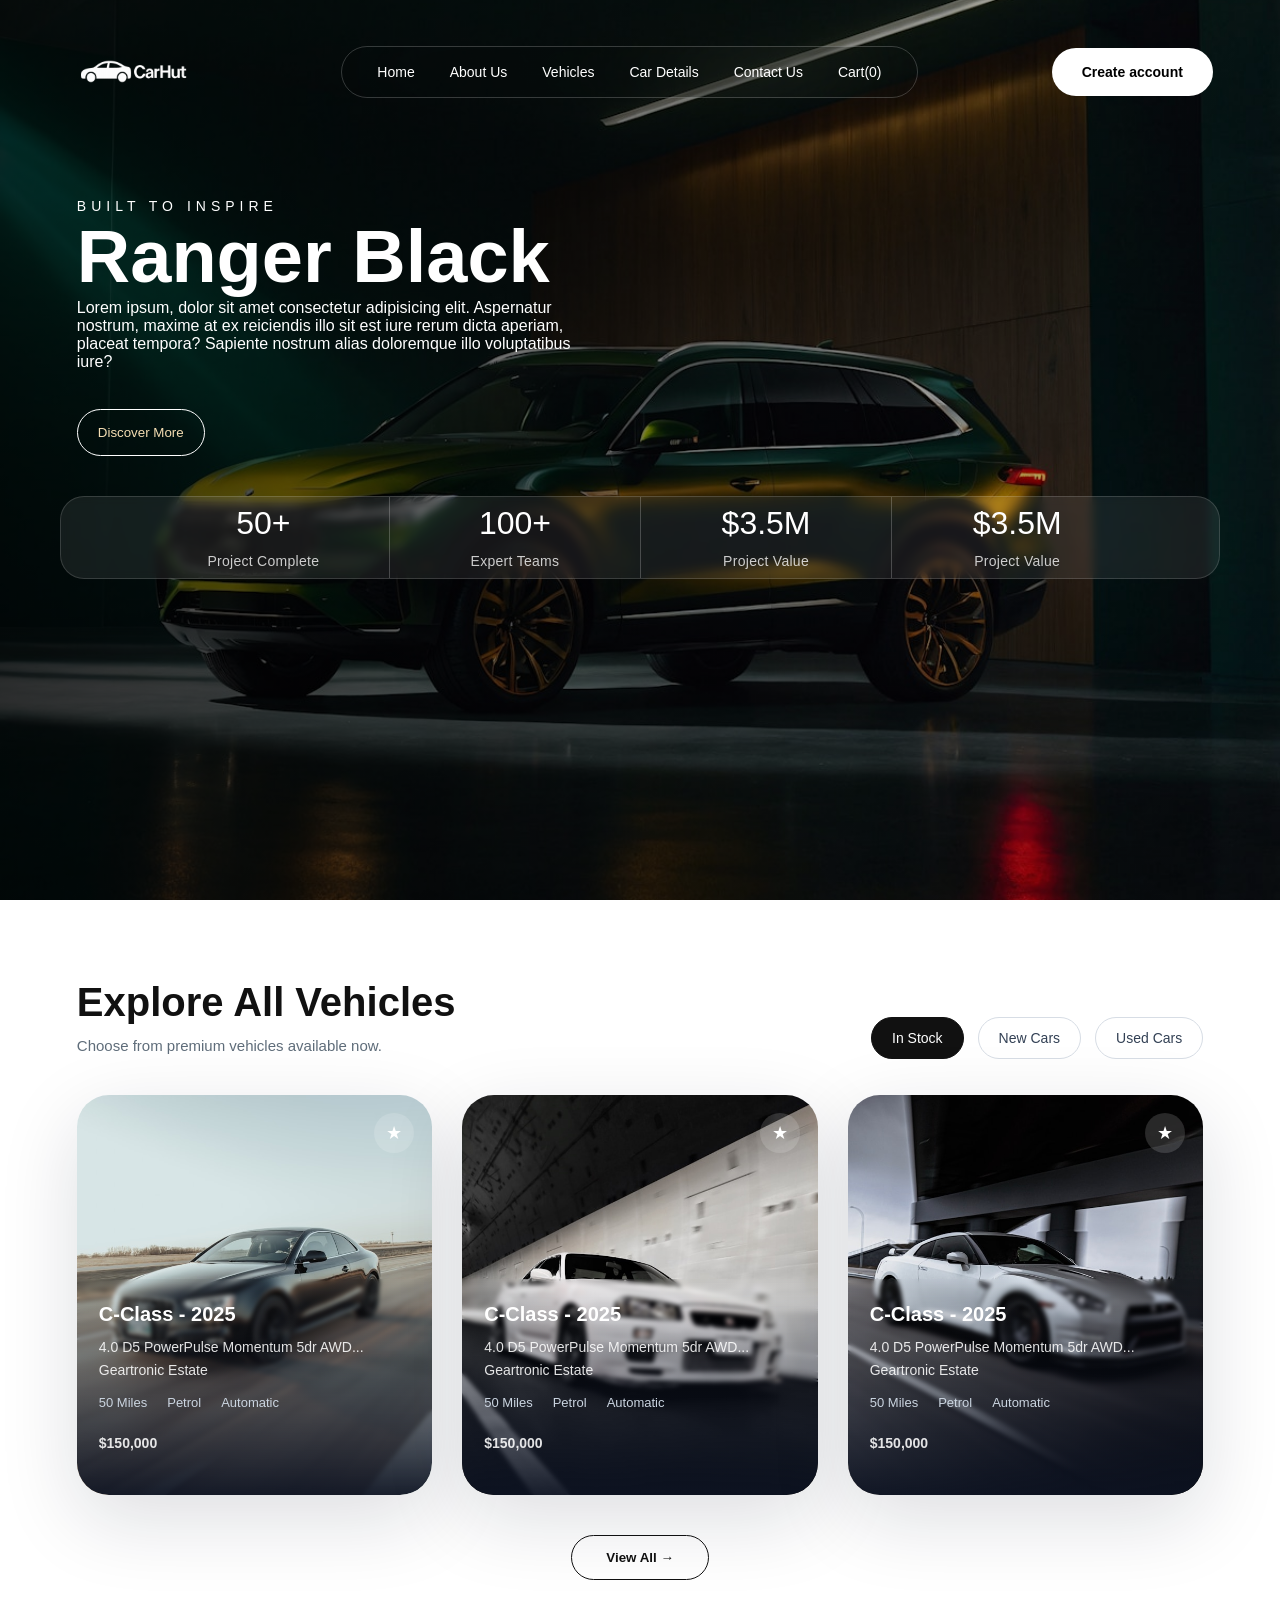
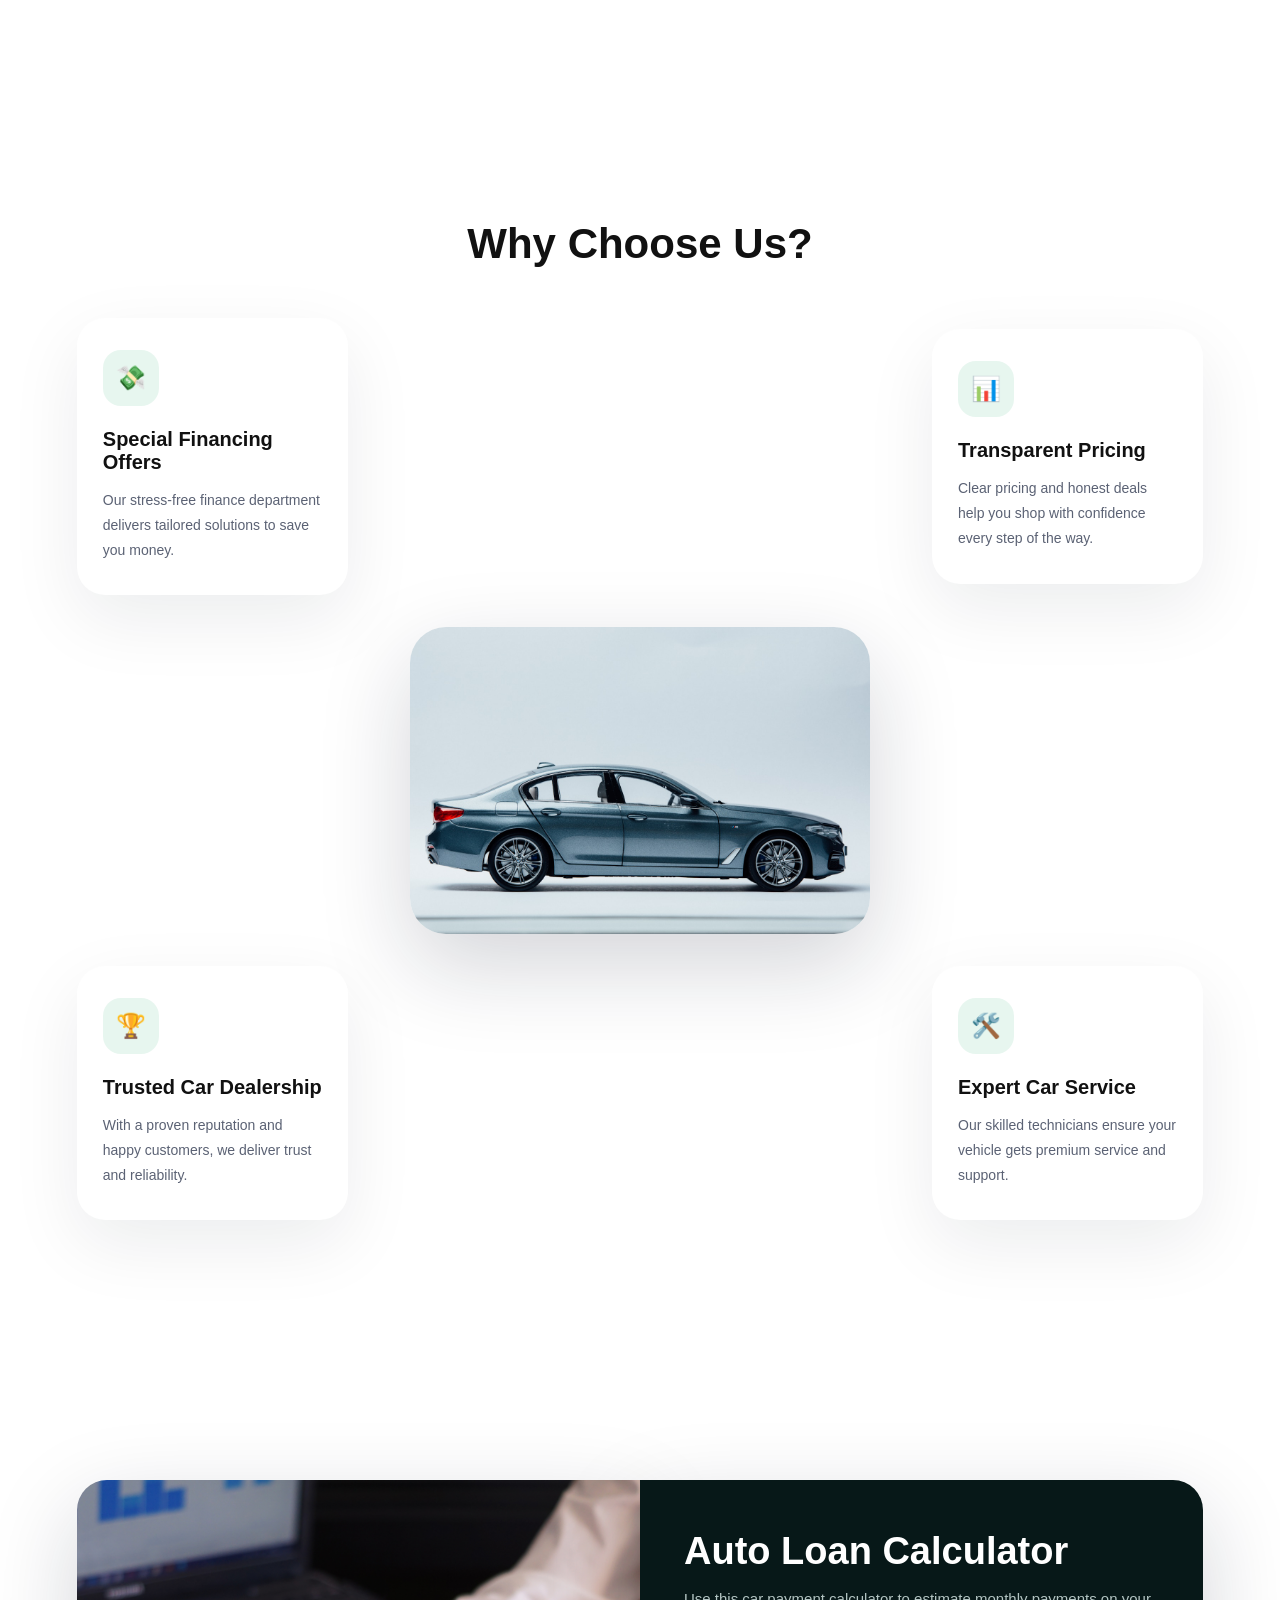
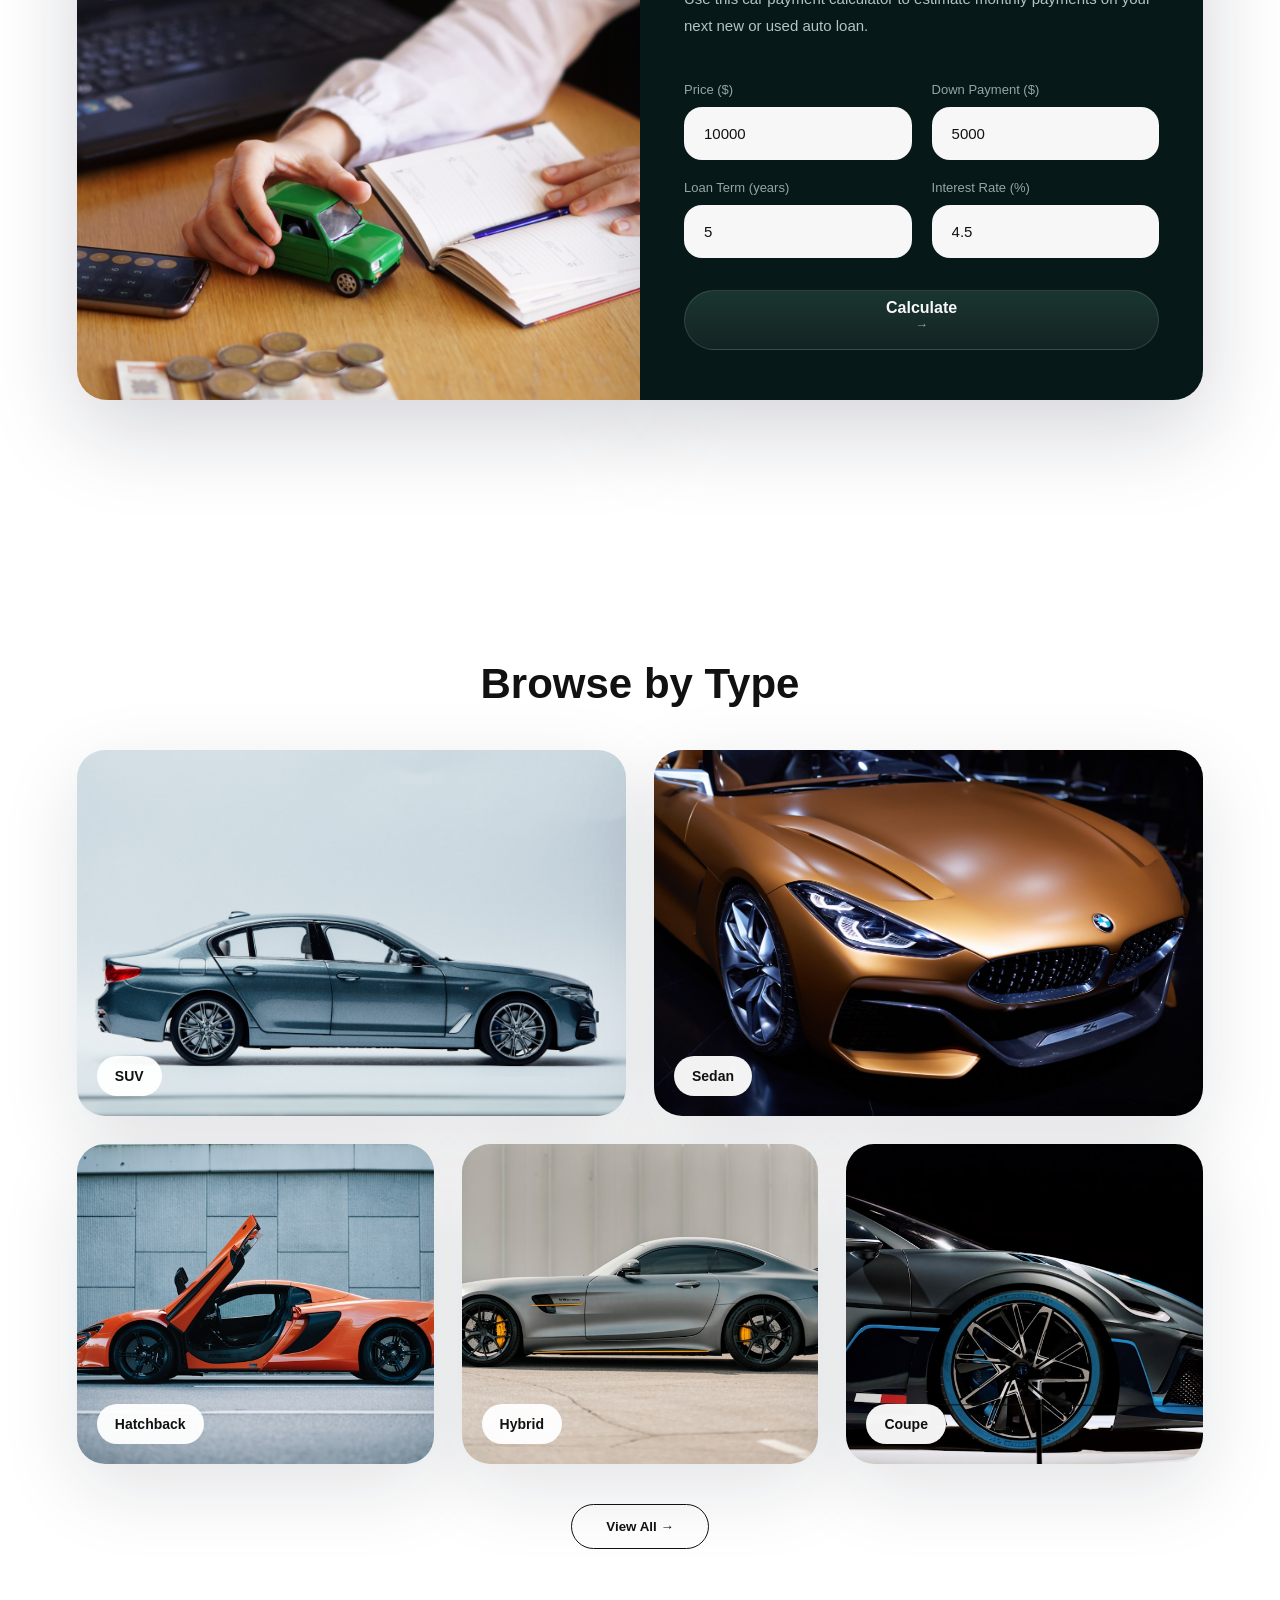
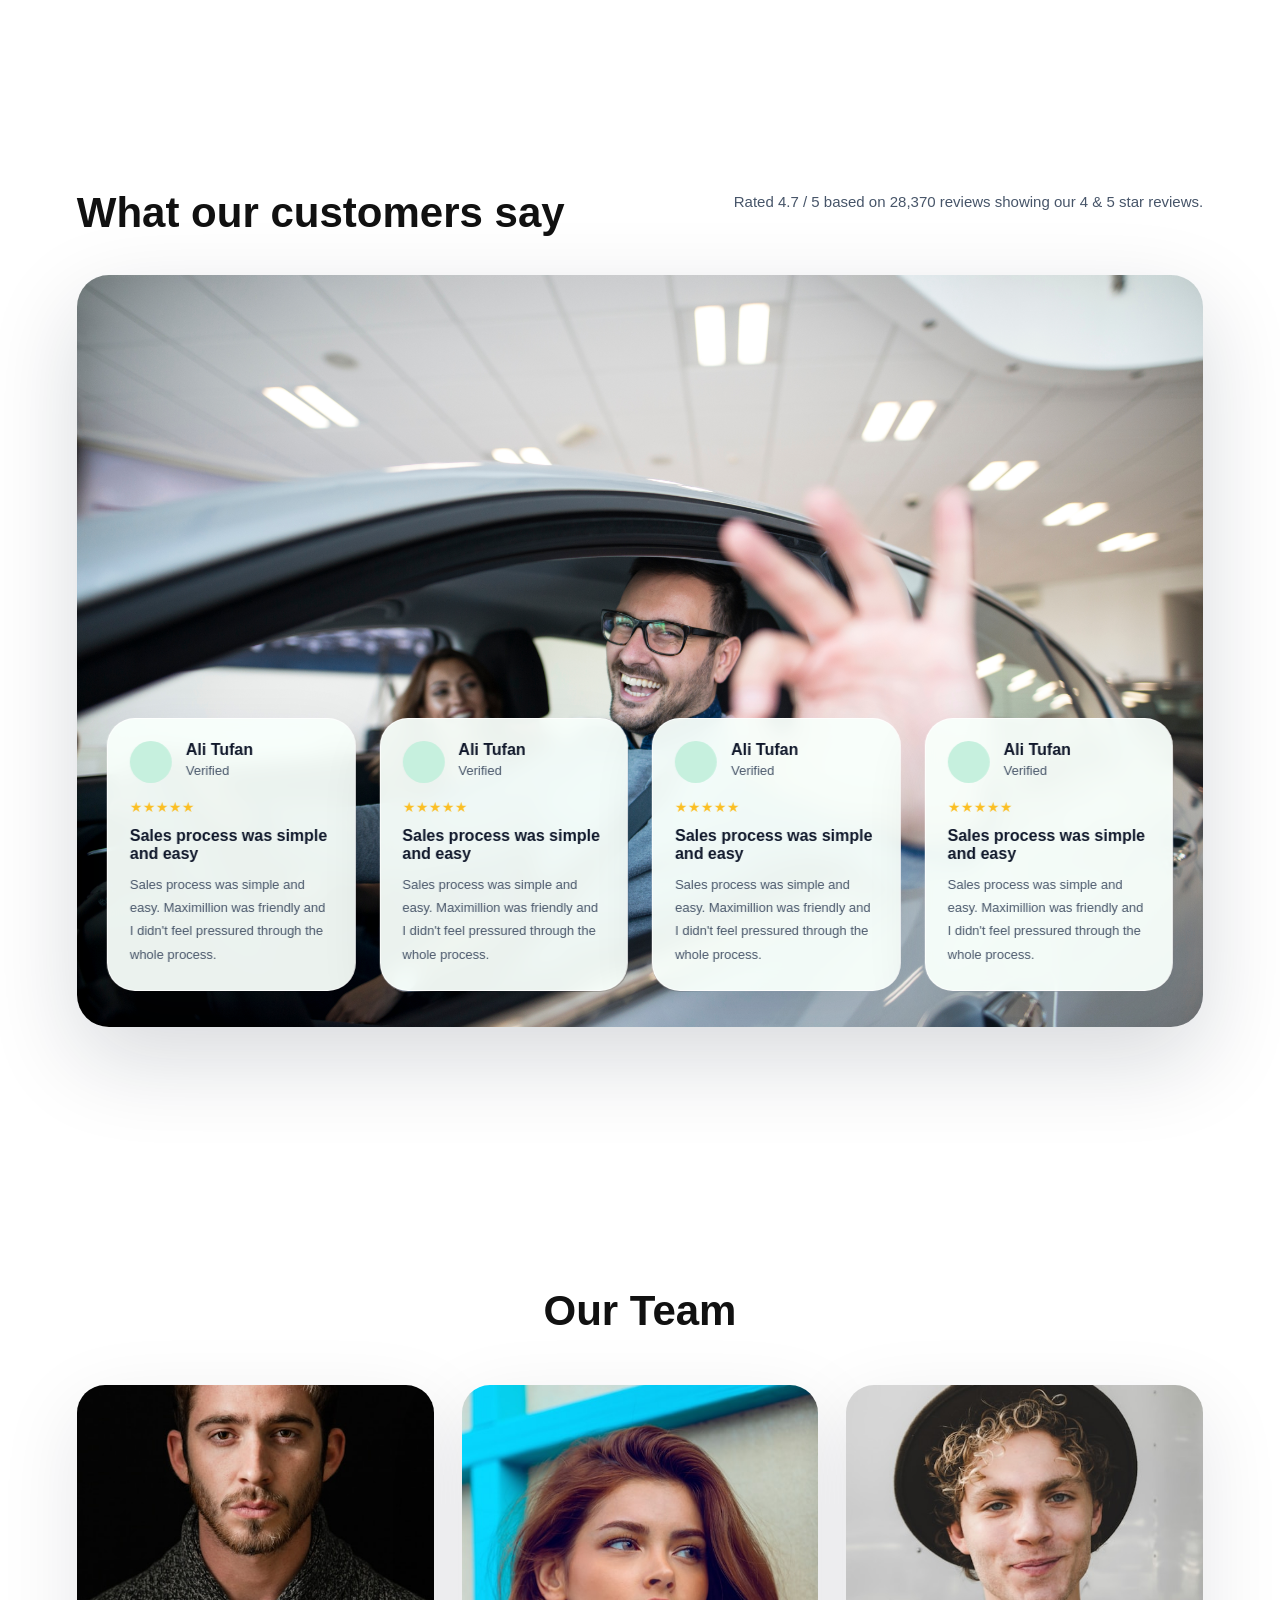
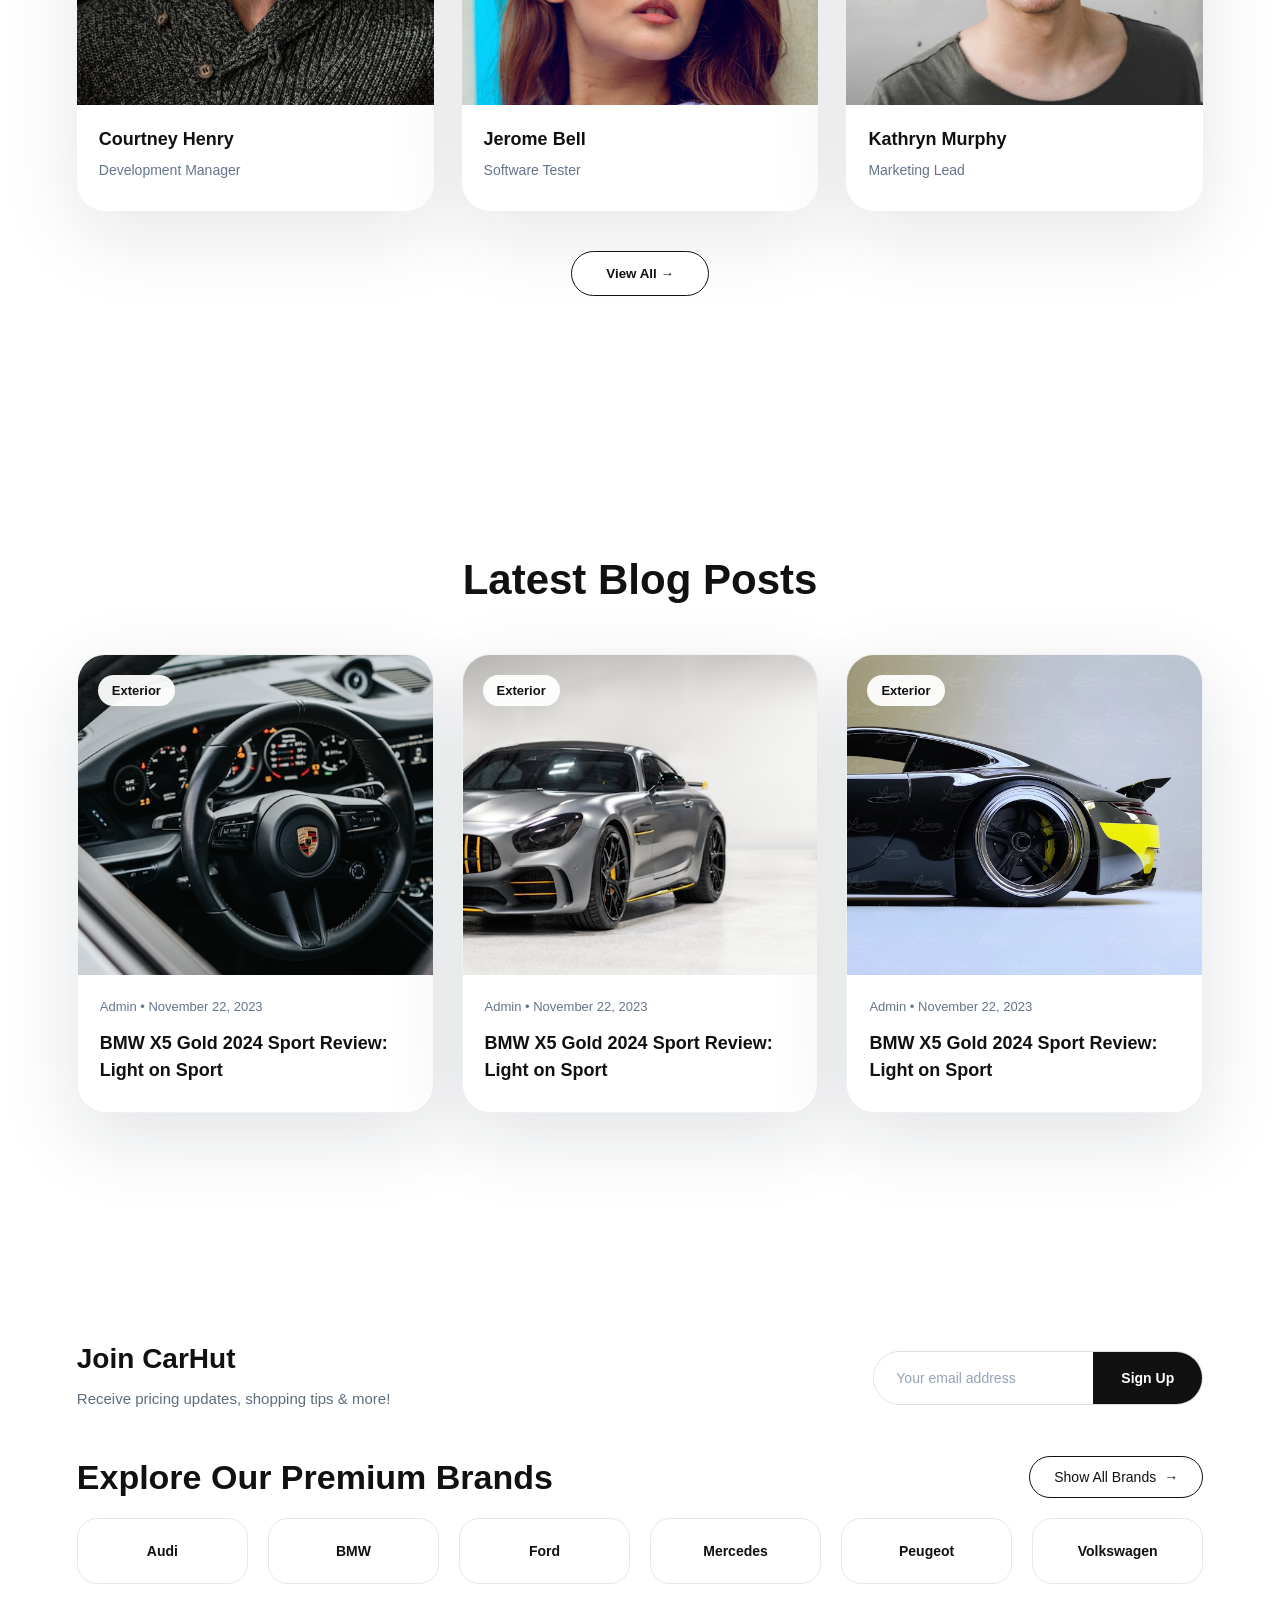
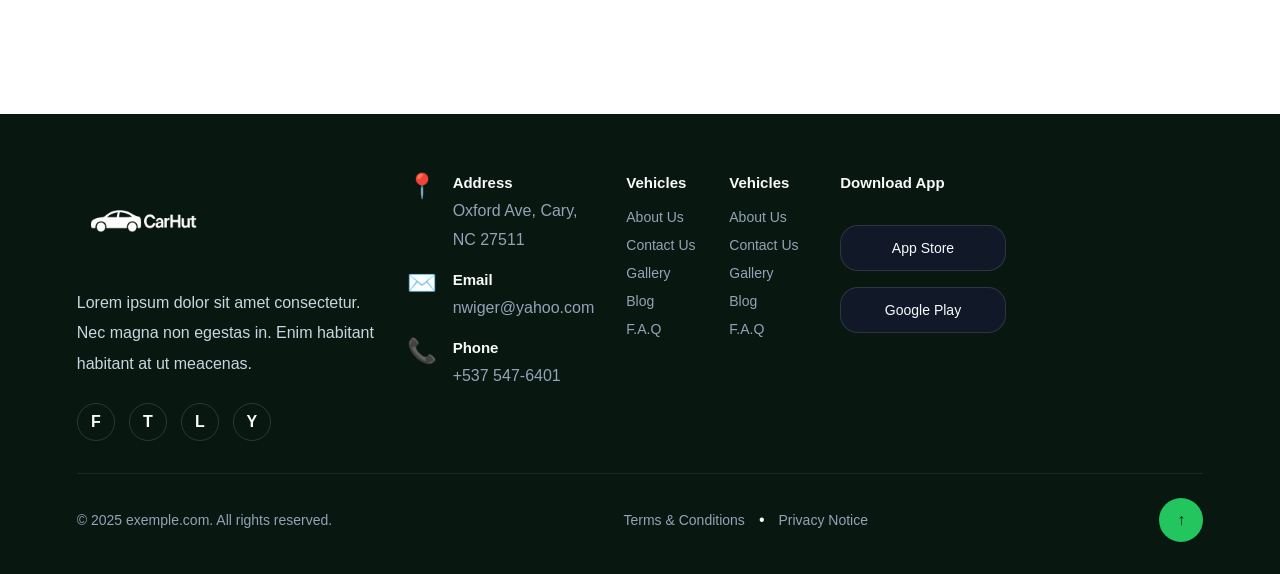
<file: index.html>
<!DOCTYPE html>
<html lang="en">
<head>
    <meta charset="UTF-8">
    <meta name="viewport" content="width=device-width, initial-scale=1.0">
    <link rel="stylesheet" href="style.css">
    <link rel="shortcut icon" href="favicon.ico" type="image/x-icon">
    <!-- Add this to your <head> -->
   <link href="https://fontshare.com[]=clash-display@200,300,400,500,600,700&display=swap" rel="stylesheet">

    <title>Car Hut</title>
</head>
<body>
    <div class="hero-section">
        <header>
            <div class="nav">
                <a href="#" class="logo">
                    <img src="./assets/logo.png" alt="logo">
                </a>

                <div class="nav-links">
                    <ul>
                        <li><a href="/index.html">Home</a></li>
                        <li><a href="/pages/about.html">About Us</a></li>
                        <li><a href="/pages/vehicles.html">Vehicles</a></li>
                        <li><a href="/pages/car_details.html">Car Details</a></li>
                        <li><a href="./pages/contact_us.html">Contact Us</a></li>
                        <li><a href="#">Cart(0)</a></li>
                    </ul>
                </div>

                <div class="create">
                    <button>Create account</button>
                </div>
            </div>
        </header>
        
        <div class="description">
            <div class="text">
                <p class="sub-heading">BUILT TO INSPIRE</p>
                <h1>Ranger Black</h1>
                <p>Lorem ipsum, dolor sit amet consectetur adipisicing elit. Aspernatur nostrum, maxime at ex reiciendis illo sit est iure rerum dicta aperiam, placeat tempora? Sapiente nostrum alias doloremque illo voluptatibus iure?</p>
                <button>Discover More </button>
            </div>
        </div>

        <div class="stats">
            <div class="stat-card">
                <p>50+</p>
                <span>Project Complete</span>
            </div>
            <div class="stat-card">
                <p>100+</p>
                <span>Expert Teams</span>
            </div>
            <div class="stat-card">
                <p>$3.5M</p>
                <span>Project Value</span>
            </div>
            <div class="stat-card">
                <p>$3.5M</p>
                <span>Project Value</span>
            </div>
        </div>

    </div>

    <section class="explore-section">
        <div class="explore-top">
            <div>
                <h2>Explore All Vehicles</h2>
                <p>Choose from premium vehicles available now.</p>
            </div>
            <div class="explore-tabs">
                <button class="tab active">In Stock</button>
                <button class="tab">New Cars</button>
                <button class="tab">Used Cars</button>
            </div>
        </div>

        <div class="vehicle-grid">
            <article class="vehicle-card">
                <div class="vehicle-image">
                    <img src="./assets/card_img1.jpg" alt="C-Class 2025">
                    <div class="vehicle-badge">&#9733;</div>
                </div>
                <div class="vehicle-info">
                    <h3>C-Class - 2025</h3>
                    <p>4.0 D5 PowerPulse Momentum 5dr AWD... Geartronic Estate</p>
                    <div class="vehicle-meta">
                        <span>50 Miles</span>
                        <span>Petrol</span>
                        <span>Automatic</span>
                    </div>
                    <p class="vehicle-price">$150,000</p>
                </div>
            </article>

            <article class="vehicle-card">
                <div class="vehicle-image">
                    <img src="./assets/card_img2.jpg" alt="C-Class 2025">
                    <div class="vehicle-badge">&#9733;</div>
                </div>
                <div class="vehicle-info">
                    <h3>C-Class - 2025</h3>
                    <p>4.0 D5 PowerPulse Momentum 5dr AWD... Geartronic Estate</p>
                    <div class="vehicle-meta">
                        <span>50 Miles</span>
                        <span>Petrol</span>
                        <span>Automatic</span>
                    </div>
                    <p class="vehicle-price">$150,000</p>
                </div>
            </article>

            <article class="vehicle-card">
                <div class="vehicle-image">
                    <img src="./assets/card_img3.jpg" alt="C-Class 2025">
                    <div class="vehicle-badge">&#9733;</div>
                </div>
                <div class="vehicle-info">
                    <h3>C-Class - 2025</h3>
                    <p>4.0 D5 PowerPulse Momentum 5dr AWD... Geartronic Estate</p>
                    <div class="vehicle-meta">
                        <span>50 Miles</span>
                        <span>Petrol</span>
                        <span>Automatic</span>
                    </div>
                    <p class="vehicle-price">$150,000</p>
                </div>
            </article>
        </div>

        <div class="view-all-wrap">
            <button class="view-all">View All <span>→</span></button>
        </div>
    </section>

    <section class="why-choose">
        <div class="section-heading">
            <h2>Why Choose Us?</h2>
        </div>

        <div class="why-grid">
            <article class="feature-card feature-1">
                <div class="feature-icon">💸</div>
                <h3>Special Financing Offers</h3>
                <p>Our stress-free finance department delivers tailored solutions to save you money.</p>
            </article>

            <article class="feature-card feature-2">
                <div class="feature-icon">📊</div>
                <h3>Transparent Pricing</h3>
                <p>Clear pricing and honest deals help you shop with confidence every step of the way.</p>
            </article>

            <div class="why-car">
                <img src="./assets/suv.jpg" alt="Featured car">
            </div>

            <article class="feature-card feature-3">
                <div class="feature-icon">🏆</div>
                <h3>Trusted Car Dealership</h3>
                <p>With a proven reputation and happy customers, we deliver trust and reliability.</p>
            </article>

            <article class="feature-card feature-4">
                <div class="feature-icon">🛠️</div>
                <h3>Expert Car Service</h3>
                <p>Our skilled technicians ensure your vehicle gets premium service and support.</p>
            </article>
        </div>
    </section>

    <section class="loan-calculator">
        <div class="loan-grid">
            <div class="loan-image">
                <img src="./assets/loan.jpg" alt="Auto loan calculator">
            </div>
            <div class="loan-form-card">
                <div class="loan-heading">
                    <h2>Auto Loan Calculator</h2>
                    <p>Use this car payment calculator to estimate monthly payments on your next new or used auto loan.</p>
                </div>
                <form>
                    <div class="input-row">
                        <label>
                            <span>Price ($)</span>
                            <input type="text" value="10000">
                        </label>
                        <label>
                            <span>Down Payment ($)</span>
                            <input type="text" value="5000">
                        </label>
                    </div>
                    <div class="input-row">
                        <label>
                            <span>Loan Term (years)</span>
                            <input type="text" value="5">
                        </label>
                        <label>
                            <span>Interest Rate (%)</span>
                            <input type="text" value="4.5">
                        </label>
                    </div>
                    <button type="button" class="calculate-btn">Calculate <span>→</span></button>
                </form>
            </div>
        </div>
    </section>

    <section class="browse-section">
        <div class="section-heading">
            <h2>Browse by Type</h2>
        </div>
        <div class="browse-grid browse-grid--two-three">
            <article class="browse-card browse-card--wide">
                <img src="./assets/suv.jpg" alt="SUV">
                <span class="browse-label">SUV</span>
            </article>
            <article class="browse-card browse-card--wide">
                <img src="./assets/sedan.jpg" alt="Sedan">
                <span class="browse-label">Sedan</span>
            </article>
            <article class="browse-card browse-card--narrow">
                <img src="./assets/hatchback.jpg" alt="Hatchback">
                <span class="browse-label">Hatchback</span>
            </article>
            <article class="browse-card browse-card--narrow">
                <img src="./assets/hybrid.jpg" alt="Hybrid">
                <span class="browse-label">Hybrid</span>
            </article>
            <article class="browse-card browse-card--narrow">
                <img src="./assets/coupe.jpg" alt="Coupe">
                <span class="browse-label">Coupe</span>
            </article>
        </div>
        <div class="view-all-wrap">
            <button class="view-all">View All <span>→</span></button>
        </div>
    </section>

    <section class="customer-section">
        <div class="customer-heading">
            <div>
                <h2>What our customers say</h2>
            </div>
            <div class="customer-rating">
                <p>Rated 4.7 / 5 based on 28,370 reviews showing our 4 &amp; 5 star reviews.</p>
            </div>
        </div>
        <div class="customer-panel">
            <div class="customer-bg">
                <img src="./assets/customer.jpg" alt="Happy customers in car">
            </div>
            <div class="customer-cards">
                <article class="customer-card">
                    <div class="card-top">
                        <div class="avatar"></div>
                        <div>
                            <h3>Ali Tufan</h3>
                            <p>Verified</p>
                        </div>
                    </div>
                    <div class="star-row">★★★★★</div>
                    <h4>Sales process was simple and easy</h4>
                    <p>Sales process was simple and easy. Maximillion was friendly and I didn't feel pressured through the whole process.</p>
                </article>
                <article class="customer-card">
                    <div class="card-top">
                        <div class="avatar"></div>
                        <div>
                            <h3>Ali Tufan</h3>
                            <p>Verified</p>
                        </div>
                    </div>
                    <div class="star-row">★★★★★</div>
                    <h4>Sales process was simple and easy</h4>
                    <p>Sales process was simple and easy. Maximillion was friendly and I didn't feel pressured through the whole process.</p>
                </article>
                <article class="customer-card">
                    <div class="card-top">
                        <div class="avatar"></div>
                        <div>
                            <h3>Ali Tufan</h3>
                            <p>Verified</p>
                        </div>
                    </div>
                    <div class="star-row">★★★★★</div>
                    <h4>Sales process was simple and easy</h4>
                    <p>Sales process was simple and easy. Maximillion was friendly and I didn't feel pressured through the whole process.</p>
                </article>
                <article class="customer-card">
                    <div class="card-top">
                        <div class="avatar"></div>
                        <div>
                            <h3>Ali Tufan</h3>
                            <p>Verified</p>
                        </div>
                    </div>
                    <div class="star-row">★★★★★</div>
                    <h4>Sales process was simple and easy</h4>
                    <p>Sales process was simple and easy. Maximillion was friendly and I didn't feel pressured through the whole process.</p>
                </article>
            </div>
        </div>
    </section>

    <section class="team-section">
        <div class="section-heading">
            <h2>Our Team</h2>
        </div>
        <div class="team-grid">
            <article class="team-card">
                <img src="./assets/team1.jpg" alt="Courtney Henry">
                <div class="team-info">
                    <h3>Courtney Henry</h3>
                    <p>Development Manager</p>
                </div>
            </article>
            <article class="team-card">
                <img src="./assets/team2.jpg" alt="Jerome Bell">
                <div class="team-info">
                    <h3>Jerome Bell</h3>
                    <p>Software Tester</p>
                </div>
            </article>
            <article class="team-card">
                <img src="./assets/team3.jpg" alt="Kathryn Murphy">
                <div class="team-info">
                    <h3>Kathryn Murphy</h3>
                    <p>Marketing Lead</p>
                </div>
            </article>
        </div>
        <div class="view-all-wrap">
            <button class="view-all">View All <span>→</span></button>
        </div>
    </section>

    <section class="blog-section">
        <div class="section-heading">
            <h2>Latest Blog Posts</h2>
        </div>
        <div class="blog-grid">
            <article class="blog-card">
                <div class="blog-image">
                    <img src="./assets/blog1.jpg" alt="BMW X5 Gold interior">
                    <span class="blog-tag">Exterior</span>
                </div>
                <div class="blog-content">
                    <div class="blog-meta">Admin • November 22, 2023</div>
                    <h3>BMW X5 Gold 2024 Sport Review: Light on Sport</h3>
                </div>
            </article>
            <article class="blog-card">
                <div class="blog-image">
                    <img src="./assets/blog2.jpg" alt="Sports car side profile">
                    <span class="blog-tag">Exterior</span>
                </div>
                <div class="blog-content">
                    <div class="blog-meta">Admin • November 22, 2023</div>
                    <h3>BMW X5 Gold 2024 Sport Review: Light on Sport</h3>
                </div>
            </article>
            <article class="blog-card">
                <div class="blog-image">
                    <img src="./assets/blog3.png" alt="Luxury car front end">
                    <span class="blog-tag">Exterior</span>
                </div>
                <div class="blog-content">
                    <div class="blog-meta">Admin • November 22, 2023</div>
                    <h3>BMW X5 Gold 2024 Sport Review: Light on Sport</h3>
                </div>
            </article>
        </div>
    </section>

    <section class="join-brands-section">
        <div class="join-brands-grid">
            <div class="join-card">
                <h3>Join CarHut</h3>
                <p>Receive pricing updates, shopping tips & more!</p>
            </div>
            <form class="join-form">
                <input type="email" placeholder="Your email address">
                <button type="submit">Sign Up</button>
            </form>
        </div>

        <div class="brands-row">
            <div class="brands-heading">
                <h2>Explore Our Premium Brands</h2>
                <button class="brands-button">Show All Brands <span>→</span></button>
            </div>
            <div class="brand-list">
                <div class="brand-item">Audi</div>
                <div class="brand-item">BMW</div>
                <div class="brand-item">Ford</div>
                <div class="brand-item">Mercedes</div>
                <div class="brand-item">Peugeot</div>
                <div class="brand-item">Volkswagen</div>
            </div>
        </div>
    </section>

    <footer class="footer-section">
        <div class="footer-top">
            <div class="footer-brand">
                <a href="#" class="footer-logo">
                    <img src="./assets/logo.png" alt="CarHut logo">
                </a>
                <p>Lorem ipsum dolor sit amet consectetur. Nec magna non egestas in. Enim habitant habitant at ut meacenas.</p>
                <div class="social-links">
                    <a href="#" aria-label="Facebook">F</a>
                    <a href="#" aria-label="Twitter">T</a>
                    <a href="#" aria-label="LinkedIn">L</a>
                    <a href="#" aria-label="YouTube">Y</a>
                </div>
            </div>
            <div class="footer-contact-cards">
                <article class="contact-card">
                    <span class="contact-icon">📍</span>
                    <div>
                        <h4>Address</h4>
                        <p>Oxford Ave, Cary, NC 27511</p>
                    </div>
                </article>
                <article class="contact-card">
                    <span class="contact-icon">✉️</span>
                    <div>
                        <h4>Email</h4>
                        <p>nwiger@yahoo.com</p>
                    </div>
                </article>
                <article class="contact-card">
                    <span class="contact-icon">📞</span>
                    <div>
                        <h4>Phone</h4>
                        <p>+537 547-6401</p>
                    </div>
                </article>
            </div>
            <div class="footer-links">
                <div class="links-column">
                    <h4>Vehicles</h4>
                    <a href="#">About Us</a>
                    <a href="#">Contact Us</a>
                    <a href="#">Gallery</a>
                    <a href="#">Blog</a>
                    <a href="#">F.A.Q</a>
                </div>
                <div class="links-column">
                    <h4>Vehicles</h4>
                    <a href="#">About Us</a>
                    <a href="#">Contact Us</a>
                    <a href="#">Gallery</a>
                    <a href="#">Blog</a>
                    <a href="#">F.A.Q</a>
                </div>
            </div>
            <div class="footer-apps">
                <h4>Download App</h4>
                <a href="#" class="app-btn app-btn--apple">App Store</a>
                <a href="#" class="app-btn app-btn--google">Google Play</a>
            </div>
        </div>
        <div class="footer-bottom">
            <p>© 2025 exemple.com. All rights reserved.</p>
            <div class="footer-legal">
                <a href="#">Terms & Conditions</a>
                <span>•</span>
                <a href="#">Privacy Notice</a>
            </div>
            <a href="#" class="scroll-top">↑</a>
        </div>
    </footer>

</body>
</html>
</file>
<file: style.css>
*{
    margin: 0;
    padding: 0;
    box-sizing: border-box;
}

body{
    font-family: 'Clash Display', sans-serif;
    -webkit-font-smoothing: antialiased;
    -moz-osx-font-smoothing: grayscale;
}

img{
    max-width: 100%;
    display: block;
}



/* ================= HERO SECTION ================= */

.hero-section{
    min-height: 100vh;
    background-image:
    linear-gradient(to right,
    rgba(0,0,0,0.8),
    rgba(0,0,0,0.2)),
    url(../assets/hero_section.jpg);

    background-size: cover;
    background-position: center;
    background-repeat: no-repeat;
    color: white;
}

/* ================= NAVBAR ================= */

.nav{
    display: flex;
    align-items: center;
    justify-content: space-around;
    padding-top: 25px;
}

/* LOGO */

.logo{
    max-width: 140px;
    width: 100%;
}

.logo img{
    width: 100%;
    object-fit: contain;
}

/* NAV LINKS */

.nav-links{
    border: 1px solid rgba(255,255,255,0.2);
    padding: 16px 35px;
    border-radius: 68px;
    backdrop-filter: blur(50px);
}

.nav-links ul{
    display: flex;
    align-items: center;
    gap: 35px;
    list-style: none;
}

.nav-links ul li a{
    text-decoration: none;
    color: white;
    font-size: 14px;
    font-weight: 400;
}

/* BUTTON */

.create button{
    border: none;
    outline: none;
    padding: 16px 30px;
    border-radius: 50px;
    background-color: white;
    font-size: 14px;
    font-weight: 600;
    cursor: pointer;
}

.text button{
    background: transparent;
    border: 1px solid white;
    border-radius: 48px;
    color: wheat;
    padding: 15px 20px;
    margin-top: 38px;
    cursor: pointer;
    transition: 0.3s ease;
}

.description{
    min-height: calc(100vh-120px);
    display: flex;
    gap: 20px;
    padding-left: 6%;
    padding-right: 6%;
    padding-top: 80px;
}
.sub-heading{
    letter-spacing: 5px;
    font-size: 14px;
    font-weight: 400;
}
.text{
    max-width: 500px;
}

.text h1{
    font-size: 74px;
}

.stats{
    max-width: 1160px;
    margin: 40px auto;
    display: grid;
    grid-template-columns: repeat(4, minmax(0, 1fr));
    background: rgba(255, 255, 255, 0.08);
    border: 1px solid rgba(255, 255, 255, 0.15);
    border-radius: 24px;
    backdrop-filter: blur(5px);
    gap: 0;
    padding: 0px 6%;
}

.join-brands-section{
    padding: 50px 6%;
    max-width: 1280px;
    margin: 0 auto 80px;
}

.join-brands-grid{
    display: grid;
    grid-template-columns: 1fr auto;
    gap: 20px;
    align-items: center;
    justify-content: space-between;
    margin-bottom: 44px;
}

.join-card{
    display: flex;
    flex-direction: column;
    gap: 10px;
}

.join-card h3{
    font-size: 28px;
    color: #111;
    margin: 0;
}

.join-card p{
    color: #5f6d7a;
    font-size: 15px;
    line-height: 1.8;
    max-width: 520px;
}

.join-form{
    display: flex;
    align-items: center;
    gap: 0;
    border: 1px solid #d7dde5;
    border-radius: 999px;
    overflow: hidden;
    max-width: 520px;
    background: #fff;
}

.join-form input{
    border: none;
    outline: none;
    flex: 1;
    padding: 18px 22px;
    font-size: 14px;
    color: #111;
}

.join-form input::placeholder{
    color: #94a3b8;
}

.join-form button{
    border: none;
    outline: none;
    padding: 18px 28px;
    background: #111;
    color: #fff;
    font-size: 14px;
    font-weight: 600;
    cursor: pointer;
}

.brands-row{
    display: grid;
    gap: 20px;
}

.brands-heading{
    display: flex;
    align-items: center;
    justify-content: space-between;
    gap: 18px;
}

.brands-heading h2{
    font-size: 34px;
    margin: 0;
    color: #111;
}

.brands-button{
    border: 1px solid #111;
    background: #fff;
    color: #111;
    padding: 12px 24px;
    border-radius: 999px;
    cursor: pointer;
    font-size: 14px;
    display: inline-flex;
    align-items: center;
    gap: 8px;
}

.brand-list{
    display: grid;
    grid-template-columns: repeat(6, minmax(0, 1fr));
    gap: 20px;
}

.brand-item{
    display: flex;
    align-items: center;
    justify-content: center;
    min-height: 66px;
    border: 1px solid #e2e8f0;
    border-radius: 20px;
    background: #fff;
    color: #111;
    font-weight: 600;
    font-size: 14px;
}

.stat-card{
    padding: 8px 0;
    text-align: center;
    background: transparent;
    border: none;
    transition: transform 0.3s ease, color 0.3s ease;
}

.stat-card + .stat-card{
    border-left: 1px solid rgba(255, 255, 255, 0.22);
}

.stat-card:hover{
    transform: translateY(-2px);
}

.stat-card p{
    font-size: 32px;
    font-weight: 400;
    margin-bottom: 10px;
    color: #fff;
}

.stat-card span{
    font-size: 14px;
    color: rgba(255, 255, 255, 0.78);
    letter-spacing: 0.02em;
}

@media (max-width: 960px) {
    .text h1{
        font-size: 58px;
    }
    .stats{
        grid-template-columns: repeat(2, 1fr);
    }
}

@media (max-width: 640px) {
    .nav{
        flex-wrap: wrap;
        justify-content: center;
        gap: 18px;
    }
    .description{
        padding-top: 40px;
    }
    .text h1{
        font-size: 44px;
    }
    .stats{
        grid-template-columns: 1fr;
        padding: 0 24px 30px;
    }
    .stat-card + .stat-card{
        border-left: none;
        border-top: 1px solid rgba(255, 255, 255, 0.15);
        padding-top: 20px;
    }
}


.explore-section{
    padding: 80px 6%;
    max-width: 1280px;
    margin: 0 auto 80px;
}

.explore-top{
    display: flex;
    align-items: flex-end;
    justify-content: space-between;
    gap: 20px;
    margin-bottom: 36px;
}

.explore-top h2{
    font-size: 40px;
    margin: 0;
    color: #111;
}

.explore-top p{
    margin: 8px 0 0;
    color: #5f6d7a;
    font-size: 15px;
    line-height: 1.7;
}

.explore-tabs{
    display: flex;
    gap: 14px;
    flex-wrap: wrap;
}

.tab{
    border: 1px solid #d7dde5;
    background: #fff;
    color: #334155;
    padding: 12px 20px;
    border-radius: 999px;
    font-size: 14px;
    cursor: pointer;
    transition: all 0.25s ease;
}

.tab.active{
    background: #111;
    color: #fff;
    border-color: #111;
}

.vehicle-grid{
    display: grid;
    gap: 30px;
    grid-template-columns: repeat(3, minmax(0, 1fr));
}

.vehicle-card{
    position: relative;
    border-radius: 32px;
    overflow: hidden;
    background: rgba(255, 255, 255, 0.08);
    backdrop-filter: blur(5px);
    box-shadow: 0 24px 80px rgba(15, 23, 42, 0.14);
    color: #fff;
}

.vehicle-image{
    position: relative;
}

.vehicle-image img{
    width: 100%;
    display: block;
    height: 400px;
    object-fit: cover;
}

.vehicle-badge{
    position: absolute;
    right: 18px;
    top: 18px;
    width: 40px;
    height: 40px;
    display: grid;
    place-items: center;
    background: rgba(255, 255, 255, 0.15);
    border-radius: 50%;
    color: #fff;
    font-size: 18px;
}

.vehicle-info{
    position: absolute;
    left: 0;
    right: 0;
    bottom: 0;
    padding: 24px 22px 26px;
    background: linear-gradient(180deg, rgba(13, 19, 34, 0) 0%, rgba(13, 19, 34, 0.94) 100%);
    backdrop-filter: blur(2px);
}

.vehicle-info h3{
    margin: 0 0 10px;
    font-size: 20px;
}

.vehicle-info p{
    color: rgba(255, 255, 255, 0.88);
    font-size: 14px;
    line-height: 1.6;
    margin: 0 0 14px;
}

.vehicle-meta{
    display: flex;
    flex-wrap: wrap;
    gap: 12px 20px;
    margin-bottom: 22px;
    color: #cbd5e1;
    font-size: 13px;
}

.vehicle-meta span{
    display: inline-flex;
    align-items: center;
    gap: 8px;
}

.vehicle-price{
    margin: 0;
    font-size: 24px;
    font-weight: 700;
    color: #fff;
}

.view-all-wrap{
    display: flex;
    justify-content: center;
    margin-top: 40px;
}

.view-all{
    border: 1px solid #111;
    background: #fff;
    color: #111;
    border-radius: 999px;
    padding: 14px 34px;
    font-weight: 600;
    cursor: pointer;
    transition: background 0.2s ease, transform 0.2s ease;
}

.view-all:hover{
    background: #f7f7f7;
    transform: translateY(-2px);
}

.why-choose{
    padding: 80px 6%;
    max-width: 1280px;
    margin: 0 auto 100px;
}

.loan-calculator{
    padding: 80px 6%;
    max-width: 1280px;
    margin: 0 auto 100px;
}

.loan-grid{
    display: grid;
    grid-template-columns: 1fr 1fr;
    gap: 0;
    align-items: stretch;
}

.loan-image{
    overflow: hidden;
    border-radius: 30px 0 0 30px;
    box-shadow: 0 30px 90px rgba(15, 23, 42, 0.18);
    min-height: 520px;
}

.loan-image img{
    width: 100%;
    display: block;
    object-fit: cover;
    min-height: 520px;
}

.loan-form-card{
    background: #071818;
    border-radius: 0 30px 30px 0;
    padding: 50px 44px;
    box-shadow: 0 30px 90px rgba(15, 23, 42, 0.18);
    color: #fff;
    min-height: 520px;
    display: flex;
    flex-direction: column;
    justify-content: space-between;
}

.loan-heading h2{
    margin: 0 0 12px;
    font-size: 38px;
    color: #fff;
}

.loan-heading p{
    margin: 0 0 36px;
    color: #b3c4c2;
    font-size: 15px;
    line-height: 1.8;
}

.input-row{
    display: grid;
    grid-template-columns: repeat(2, minmax(0, 1fr));
    gap: 20px;
    margin-bottom: 20px;
}

.loan-form-card label{
    display: block;
}

.loan-form-card span{
    display: block;
    margin-bottom: 12px;
    color: #93a7a4;
    font-size: 13px;
}

.loan-form-card input{
    width: 100%;
    padding: 18px 20px;
    border-radius: 18px;
    border: none;
    outline: none;
    font-size: 15px;
    color: #111;
    background: #f7f7f7;
}

.calculate-btn{
    width: 100%;
    margin-top: 20px;
    height: 64px;
    border-radius: 32px;
    border: none;
    background: #16c79a;
    color: #fff;
    font-size: 16px;
    font-weight: 700;
    cursor: pointer;
    transition: transform 0.2s ease, filter 0.2s ease;
}

.calculate-btn:hover{
    transform: translateY(-2px);
    filter: brightness(1.1);
}

@media (max-width: 1024px) {
    .loan-grid{
        grid-template-columns: 1fr;
    }
    .loan-image{
        border-radius: 30px;
    }
    .loan-form-card{
        border-radius: 30px;
        min-height: 420px;
    }
    .loan-image img{
        min-height: 420px;
    }
}

@media (max-width: 780px) {
    .loan-form-card{
        padding: 28px;
    }
    .input-row{
        grid-template-columns: 1fr;
    }
    .loan-image img{
        min-height: 320px;
    }
}

.browse-section{
    padding: 80px 6%;
    max-width: 1280px;
    margin: 0 auto 80px;
}

.browse-section .section-heading{
    margin-bottom: 42px;
}

.browse-grid{
    display: grid;
    grid-template-columns: repeat(6, minmax(0, 1fr));
    gap: 28px;
    align-items: stretch;
}

.browse-card{
    position: relative;
    overflow: hidden;
    border-radius: 28px;
    box-shadow: 0 24px 80px rgba(15, 23, 42, 0.12);
}

.browse-card--wide{
    grid-column: span 3;
}

.browse-card--narrow{
    grid-column: span 2;
}

.browse-card img{
    width: 100%;
    display: block;
    object-fit: cover;
    min-height: 320px;
    transition: transform 0.4s ease;
}

.browse-card:hover img{
    transform: scale(1.03);
}

.browse-label{
    position: absolute;
    bottom: 20px;
    left: 20px;
    padding: 12px 18px;
    border-radius: 999px;
    background: rgba(255, 255, 255, 0.95);
    color: #111;
    font-size: 14px;
    font-weight: 600;
}

.browse-section .view-all-wrap{
    margin-top: 40px;
}

.customer-section{
    padding: 80px 6%;
    max-width: 1280px;
    margin: 0 auto 100px;
}

.customer-heading{
    display: flex;
    justify-content: space-between;
    gap: 30px;
    margin-bottom: 38px;
    align-items: flex-start;
}

.customer-heading h2{
    font-size: 42px;
    margin: 0;
    color: #111;
}

.customer-rating p{
    margin: 0;
    color: #475569;
    font-size: 15px;
    line-height: 1.7;
    max-width: 520px;
}

.customer-panel{
    position: relative;
    border-radius: 32px;
    overflow: hidden;
    min-height: 520px;
    box-shadow: 0 32px 90px rgba(15, 23, 42, 0.16);
}

.customer-bg img{
    width: 100%;
    height: 100%;
    object-fit: cover;
    display: block;
}

.customer-cards{
    position: absolute;
    left: 50%;
    bottom: 36px;
    transform: translateX(-50%);
    display: grid;
    grid-template-columns: repeat(4, minmax(0, 1fr));
    gap: 24px;
    width: min(1140px, calc(100% - 40px));
    padding: 0 10px;
}

.customer-card{
    background: rgba(248, 255, 251, 0.95);
    border-radius: 28px;
    padding: 22px 22px 24px;
    box-shadow: 0 24px 60px rgba(15, 23, 42, 0.12);
    backdrop-filter: blur(10px);
    border: 1px solid rgba(255, 255, 255, 0.8);
}

.card-top{
    display: flex;
    align-items: center;
    gap: 14px;
    margin-bottom: 16px;
}

.avatar{
    width: 42px;
    height: 42px;
    border-radius: 50%;
    background: #c6f0de;
}

.card-top h3{
    margin: 0;
    font-size: 16px;
    color: #0f172a;
}

.card-top p{
    margin: 4px 0 0;
    font-size: 13px;
    color: #64748b;
}

.star-row{
    color: #fbbf24;
    font-size: 14px;
    margin-bottom: 12px;
}

.customer-card h4{
    margin: 0 0 10px;
    font-size: 16px;
    color: #0f172a;
}

.customer-card p{
    margin: 0;
    color: #475569;
    font-size: 13px;
    line-height: 1.8;
}

.team-section{
    padding: 80px 6%;
    max-width: 1280px;
    margin: 0 auto 100px;
}

.team-grid{
    display: grid;
    grid-template-columns: repeat(3, minmax(0, 1fr));
    gap: 28px;
    align-items: stretch;
}

.team-card{
    border-radius: 28px;
    overflow: hidden;
    background: #fff;
    box-shadow: 0 24px 80px rgba(15, 23, 42, 0.1);
}

.team-card img{
    width: 100%;
    height: 320px;
    object-fit: cover;
    display: block;
}

.team-info{
    padding: 24px 22px 28px;
}

.team-info h3{
    margin: 0 0 8px;
    font-size: 18px;
    color: #111;
}

.team-info p{
    margin: 0;
    color: #64748b;
    font-size: 14px;
    line-height: 1.8;
}

.team-section .view-all-wrap{
    margin-top: 40px;
}

.blog-section{
    padding: 80px 6%;
    max-width: 1280px;
    margin: 0 auto 100px;
}

.blog-grid{
    display: grid;
    grid-template-columns: repeat(3, minmax(0, 1fr));
    gap: 28px;
}

.blog-card{
    background: #fff;
    border-radius: 28px;
    overflow: hidden;
    box-shadow: 0 24px 80px rgba(15, 23, 42, 0.12);
    border: 1px solid rgba(15, 23, 42, 0.06);
}

.blog-image{
    position: relative;
    overflow: hidden;
}

.blog-image img{
    width: 100%;
    height: 320px;
    object-fit: cover;
    display: block;
}

.blog-tag{
    position: absolute;
    top: 20px;
    left: 20px;
    background: rgba(255, 255, 255, 0.94);
    color: #111;
    padding: 8px 14px;
    border-radius: 999px;
    font-size: 13px;
    font-weight: 600;
}

.blog-content{
    padding: 24px 22px 28px;
}

.blog-meta{
    font-size: 13px;
    color: #64748b;
    margin-bottom: 16px;
}

.blog-content h3{
    margin: 0;
    font-size: 18px;
    line-height: 1.5;
    color: #111;
}

@media (max-width: 1024px) {
    .browse-grid{
        grid-template-columns: repeat(2, minmax(0, 1fr));
    }
    .customer-cards{
        grid-template-columns: repeat(2, minmax(0, 1fr));
        bottom: 24px;
    }
    .team-grid{
        grid-template-columns: repeat(2, minmax(0, 1fr));
    }
    .blog-grid{
        grid-template-columns: repeat(2, minmax(0, 1fr));
    }
    .join-brands-grid{
        grid-template-columns: 1fr;
    }
    .brands-heading{
        flex-direction: column;
        align-items: flex-start;
    }
    .brand-list{
        grid-template-columns: repeat(3, minmax(0, 1fr));
    }
}

@media (max-width: 780px) {
    .browse-grid{
        grid-template-columns: 1fr;
    }
    .brand-list{
        grid-template-columns: 1fr;
    }
}

.footer-section{
    background: #08170f;
    color: #f8fafc;
    padding: 60px 6% 32px;
}

.footer-top{
    display: grid;
    grid-template-columns: 1.8fr 1.1fr 1.1fr 1fr 1fr;
    gap: 32px;
    align-items: start;
    max-width: 1280px;
    margin: 0 auto 32px;
}

.footer-logo img{
    max-width: 140px;
    display: block;
    margin-bottom: 20px;
}

.footer-brand p{
    max-width: 420px;
    line-height: 1.9;
    color: #cbd5e1;
    margin-bottom: 24px;
}

.social-links{
    display: flex;
    gap: 14px;
}

.social-links a{
    width: 38px;
    height: 38px;
    display: inline-flex;
    align-items: center;
    justify-content: center;
    border: 1px solid rgba(255,255,255,0.14);
    border-radius: 50%;
    color: #f8fafc;
    text-decoration: none;
    font-weight: 700;
}

.footer-contact-cards{
    display: grid;
    gap: 16px;
}

.contact-card{
    display: flex;
    gap: 16px;
    align-items: flex-start;
}

.contact-icon{
    font-size: 24px;
    line-height: 1;
}

.contact-card h4{
    margin: 0 0 6px;
    font-size: 15px;
    color: #f8fafc;
}

.contact-card p{
    margin: 0;
    color: #94a3b8;
    line-height: 1.8;
}

.footer-links{
    display: grid;
    grid-template-columns: repeat(2, minmax(0, 1fr));
    gap: 24px;
}

.links-column h4,
.footer-apps h4{
    margin-bottom: 18px;
    font-size: 15px;
    color: #f8fafc;
}

.links-column a{
    display: block;
    margin-bottom: 12px;
    color: #94a3b8;
    text-decoration: none;
    font-size: 14px;
}

.footer-apps{
    display: flex;
    flex-direction: column;
    gap: 16px;
}

.app-btn{
    display: inline-flex;
    align-items: center;
    justify-content: center;
    padding: 14px 18px;
    border-radius: 18px;
    border: 1px solid rgba(255,255,255,0.12);
    text-decoration: none;
    font-size: 14px;
    color: #f8fafc;
    background: rgba(255,255,255,0.05);
}

.app-btn--apple{
    background: #111827;
}

.app-btn--google{
    background: #111827;
}

.footer-bottom{
    display: flex;
    align-items: center;
    justify-content: space-between;
    flex-wrap: wrap;
    gap: 18px;
    border-top: 1px solid rgba(255,255,255,0.08);
    padding-top: 24px;
    max-width: 1280px;
    margin: 0 auto;
}

.footer-bottom p{
    color: #94a3b8;
    font-size: 14px;
    margin: 0;
}

.footer-legal{
    display: flex;
    align-items: center;
    gap: 14px;
}

.footer-legal a{
    color: #94a3b8;
    text-decoration: none;
    font-size: 14px;
}

.scroll-top{
    width: 44px;
    height: 44px;
    display: inline-flex;
    align-items: center;
    justify-content: center;
    background: #22c55e;
    color: #08201a;
    border-radius: 50%;
    text-decoration: none;
    font-weight: 700;
}

@media (max-width: 1024px) {
    .footer-top{
        grid-template-columns: 1fr;
    }
    .footer-links{
        grid-template-columns: repeat(2, minmax(0, 1fr));
    }
}

@media (max-width: 780px) {
    .footer-links{
        grid-template-columns: 1fr;
    }
    .footer-brand p,
    .contact-card p,
    .links-column a,
    .footer-legal a,
    .footer-bottom p{
        font-size: 13px;
    }
    .footer-bottom{
        justify-content: center;
    }
}

@media (max-width: 640px) {
    .browse-card img{
        min-height: 240px;
    }
}

.loan-heading h2{
    margin: 0 0 12px;
    font-size: 38px;
    color: #fff;
}

.loan-heading p{
    margin: 0 0 32px;
    color: #b3c4c2;
    font-size: 15px;
    line-height: 1.8;
}

.input-row{
    display: grid;
    grid-template-columns: 1fr 1fr;
    gap: 20px;
    margin-bottom: 20px;
}

.loan-form-card label{
    display: block;
}

.loan-form-card span{
    display: block;
    margin-bottom: 10px;
    color: #93a7a4;
    font-size: 13px;
}

.loan-form-card input{
    width: 100%;
    padding: 18px 20px;
    border-radius: 18px;
    border: none;
    outline: none;
    font-size: 15px;
    color: #111;
}

.calculate-btn{
    width: 100%;
    margin-top: 12px;
    height: 60px;
    border-radius: 30px;
    border: 1px solid rgba(255,255,255,0.12);
    background: linear-gradient(180deg, rgba(113, 191, 155, 0.18), rgba(255, 255, 255, 0.05));
    color: #f7f7f7;
    font-size: 16px;
    font-weight: 600;
    cursor: pointer;
    transition: transform 0.2s ease, background 0.2s ease;
}

.calculate-btn:hover{
    transform: translateY(-2px);
    background: linear-gradient(180deg, rgba(120, 206, 168, 0.25), rgba(255, 255, 255, 0.08));
}

@media (max-width: 1024px) {
    .loan-grid{
        grid-template-columns: 1fr;
    }
    .loan-image img{
        min-height: 420px;
    }
}

@media (max-width: 780px) {
    .loan-form-card{
        padding: 28px;
    }
    .input-row{
        grid-template-columns: 1fr;
    }
    .loan-image img{
        min-height: 320px;
    }
}

.section-heading{
    text-align: center;
    margin-bottom: 50px;
}

.section-heading h2{
    font-size: 42px;
    margin: 0;
    color: #111;
}

.why-grid{
    display: grid;
    grid-template-columns: 1fr minmax(460px, 520px) 1fr;
    grid-template-rows: auto auto auto;
    gap: 32px;
    align-items: center;
    justify-items: center;
}

.why-grid > .feature-1{
    grid-column: 1;
    grid-row: 1;
}

.why-grid > .feature-2{
    grid-column: 3;
    grid-row: 1;
}

.why-grid > .why-car{
    grid-column: 2;
    grid-row: 2;
}

.why-grid > .feature-3{
    grid-column: 1;
    grid-row: 3;
}

.why-grid > .feature-4{
    grid-column: 3;
    grid-row: 3;
}

.feature-card{
    max-width: 320px;
    background: #fff;
    border-radius: 28px;
    padding: 32px 26px;
    box-shadow: 0 24px 70px rgba(15, 23, 42, 0.08);
    text-align: left;
}

.feature-icon{
    width: 56px;
    height: 56px;
    display: grid;
    place-items: center;
    border-radius: 18px;
    background: #e7f6ef;
    font-size: 24px;
    margin-bottom: 22px;
}

.feature-card h3{
    margin: 0 0 14px;
    font-size: 20px;
    color: #111;
}

.feature-card p{
    margin: 0;
    color: #5b6274;
    line-height: 1.8;
    font-size: 14px;
}

.why-car{
    width: 460px;
    border-radius: 36px;
    overflow: hidden;
    box-shadow: 0 32px 90px rgba(15, 23, 42, 0.18);
}

.why-car img{
    width: 100%;
    display: block;
    object-fit: cover;
}

@media (max-width: 1024px) {
    .vehicle-grid{
        grid-template-columns: repeat(2, minmax(0, 1fr));
    }
    .why-car{
        grid-column: 1 / -1;
        width: 100%;
    }
}

@media (max-width: 780px) {
    .why-grid{
        grid-template-columns: 1fr;
    }
    .feature-card{
        max-width: 100%;
    }
}

@media (max-width: 780px) {
    .explore-top{
        flex-direction: column;
        align-items: flex-start;
    }
    .vehicle-grid{
        grid-template-columns: 1fr;
    }
}
</file>
